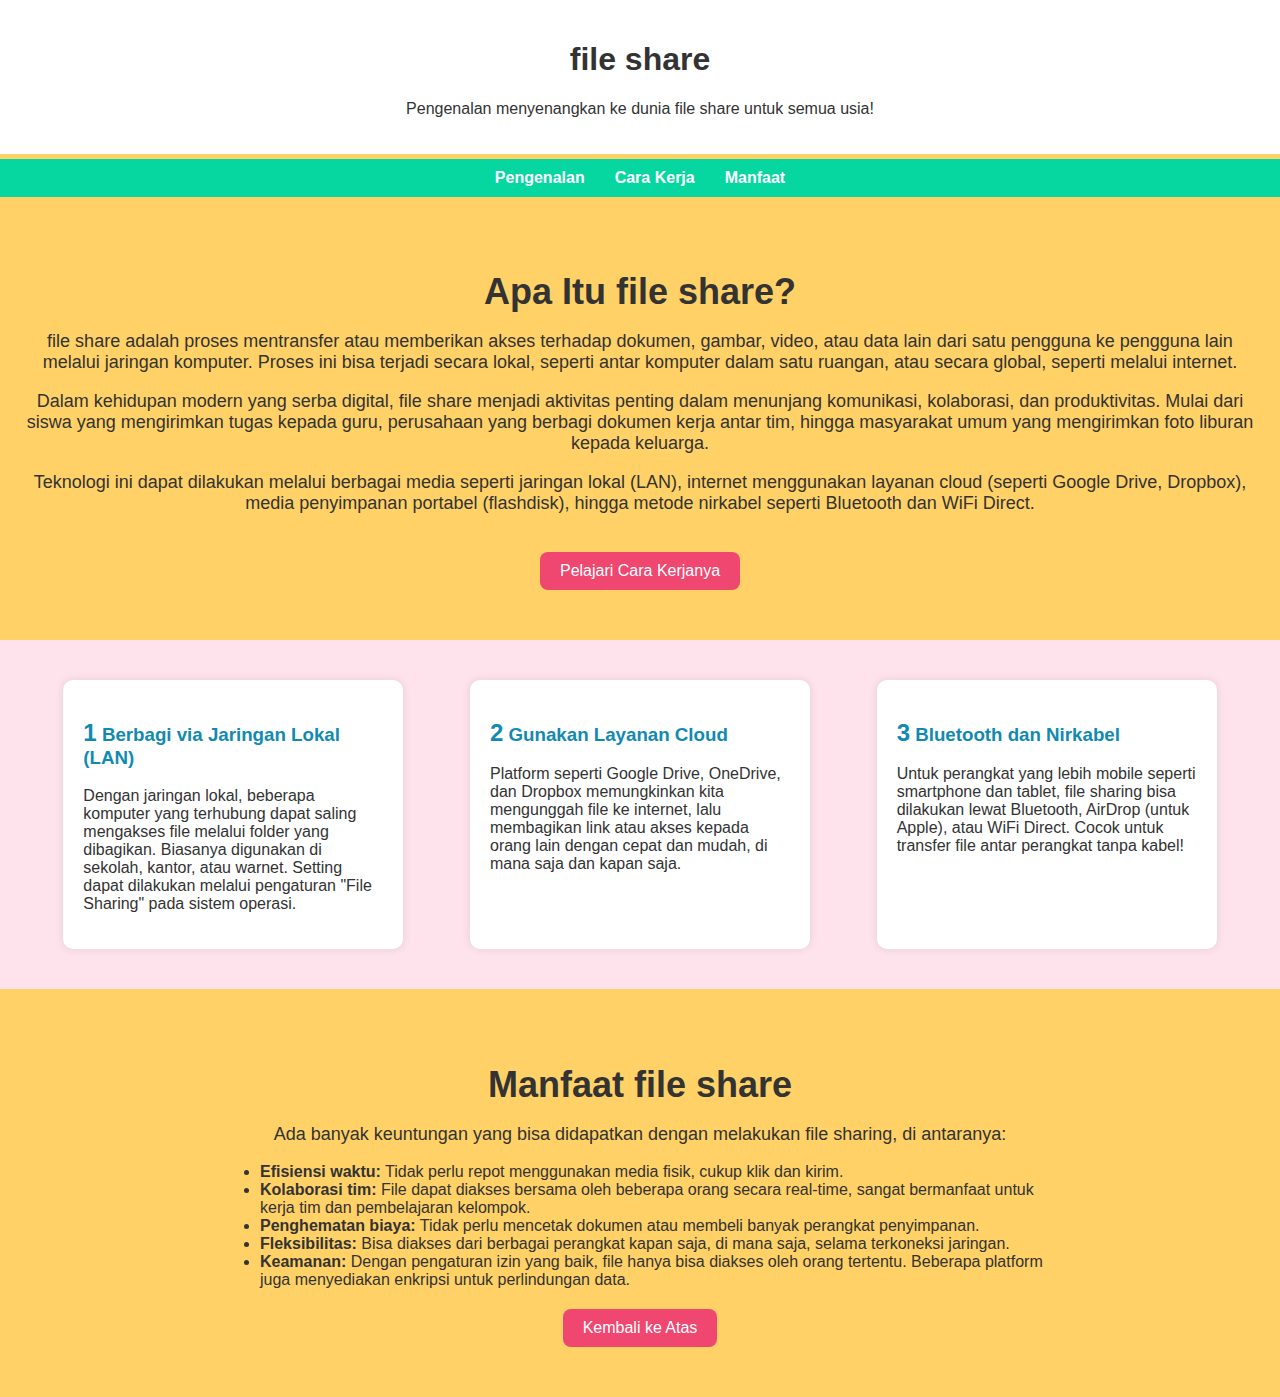
<file: fileshare-1/index.html>
<!DOCTYPE html>
<html lang="id">
<head>
  <meta charset="UTF-8" />
  <meta name="viewport" content="width=device-width, initial-scale=1.0" />
  <title>file share Itu Seru!</title>
  <style>
    body {
      font-family: 'Segoe UI', Tahoma, Geneva, Verdana, sans-serif;
      margin: 0;
      background: #ffe3ec;
      color: #333;
    }
    header {
      background: #ffffff;
      padding: 20px;
      text-align: center;
      border-bottom: 5px solid #ffd166;
    }
    nav {
      display: flex;
      justify-content: center;
      background: #06d6a0;
      padding: 10px;
    }
    nav a {
      margin: 0 15px;
      color: white;
      font-weight: bold;
      text-decoration: none;
    }
    section.hero {
      background: #ffd166;
      padding: 50px 20px;
      text-align: center;
    }
    section.hero h1 {
      font-size: 36px;
      margin-bottom: 10px;
    }
    section.hero p {
      font-size: 18px;
    }
    .buttons a {
      display: inline-block;
      margin: 20px 10px 0;
      padding: 10px 20px;
      background: #ef476f;
      color: white;
      border-radius: 8px;
      text-decoration: none;
      transition: background 0.3s;
    }
    .buttons a:hover {
      background: #d74260;
    }
    .fun-boxes {
      display: flex;
      justify-content: space-around;
      flex-wrap: wrap;
      margin: 30px;
    }
    .fun-box {
      background: #ffffff;
      border-radius: 10px;
      padding: 20px;
      width: 300px;
      margin: 10px;
      box-shadow: 0 0 10px rgba(0,0,0,0.1);
    }
    .fun-box h3 {
      color: #118ab2;
    }
    footer {
      background: #ef476f;
      color: white;
      text-align: center;
      padding: 20px;
    }
    .emoji {
      font-size: 24px;
    }
  </style>
</head>
<body>
  <header>
    <h1>file share</h1>
    <p>Pengenalan menyenangkan ke dunia file share untuk semua usia!</p>
  </header>

  <nav>
    <a href="#intro">Pengenalan</a>
    <a href="#how">Cara Kerja</a>
    <a href="#benefits">Manfaat</a>
  </nav>

  <section class="hero" id="intro">
    <h1>Apa Itu file share?</h1>
    <p>
      file share adalah proses mentransfer atau memberikan akses terhadap dokumen, gambar, video, atau data lain dari satu pengguna ke pengguna lain melalui jaringan komputer. Proses ini bisa terjadi secara lokal, seperti antar komputer dalam satu ruangan, atau secara global, seperti melalui internet. 
    </p>
    <p>
      Dalam kehidupan modern yang serba digital, file share menjadi aktivitas penting dalam menunjang komunikasi, kolaborasi, dan produktivitas. Mulai dari siswa yang mengirimkan tugas kepada guru, perusahaan yang berbagi dokumen kerja antar tim, hingga masyarakat umum yang mengirimkan foto liburan kepada keluarga.
    </p>
    <p>
      Teknologi ini dapat dilakukan melalui berbagai media seperti jaringan lokal (LAN), internet menggunakan layanan cloud (seperti Google Drive, Dropbox), media penyimpanan portabel (flashdisk), hingga metode nirkabel seperti Bluetooth dan WiFi Direct.
    </p>
    <div class="buttons">
      <a href="#how">Pelajari Cara Kerjanya</a>
    </div>
  </section>

  <section class="fun-boxes" id="how">
    <div class="fun-box">
      <h3><span class="emoji">1</span> Berbagi via Jaringan Lokal (LAN)</h3>
      <p>Dengan jaringan lokal, beberapa komputer yang terhubung dapat saling mengakses file melalui folder yang dibagikan. Biasanya digunakan di sekolah, kantor, atau warnet. Setting dapat dilakukan melalui pengaturan "File Sharing" pada sistem operasi.</p>
    </div>
    <div class="fun-box">
      <h3><span class="emoji">2</span> Gunakan Layanan Cloud</h3>
      <p>Platform seperti Google Drive, OneDrive, dan Dropbox memungkinkan kita mengunggah file ke internet, lalu membagikan link atau akses kepada orang lain dengan cepat dan mudah, di mana saja dan kapan saja.</p>
    </div>
    <div class="fun-box">
      <h3><span class="emoji">3</span> Bluetooth dan Nirkabel</h3>
      <p>Untuk perangkat yang lebih mobile seperti smartphone dan tablet, file sharing bisa dilakukan lewat Bluetooth, AirDrop (untuk Apple), atau WiFi Direct. Cocok untuk transfer file antar perangkat tanpa kabel!</p>
    </div>
  </section>

  <section class="hero" id="benefits">
    <h1>Manfaat file share</h1>
    <p>
      Ada banyak keuntungan yang bisa didapatkan dengan melakukan file sharing, di antaranya:
    </p>
    <ul style="text-align:left; max-width:800px; margin: auto;">
      <li><strong>Efisiensi waktu:</strong> Tidak perlu repot menggunakan media fisik, cukup klik dan kirim.</li>
      <li><strong>Kolaborasi tim:</strong> File dapat diakses bersama oleh beberapa orang secara real-time, sangat bermanfaat untuk kerja tim dan pembelajaran kelompok.</li>
      <li><strong>Penghematan biaya:</strong> Tidak perlu mencetak dokumen atau membeli banyak perangkat penyimpanan.</li>
      <li><strong>Fleksibilitas:</strong> Bisa diakses dari berbagai perangkat kapan saja, di mana saja, selama terkoneksi jaringan.</li>
      <li><strong>Keamanan:</strong> Dengan pengaturan izin yang baik, file hanya bisa diakses oleh orang tertentu. Beberapa platform juga menyediakan enkripsi untuk perlindungan data.</li>
    </ul>
    <div class="buttons">
      <a href="#intro">Kembali ke Atas</a>
    </div>
  </section>
</body>
</html>
</file>
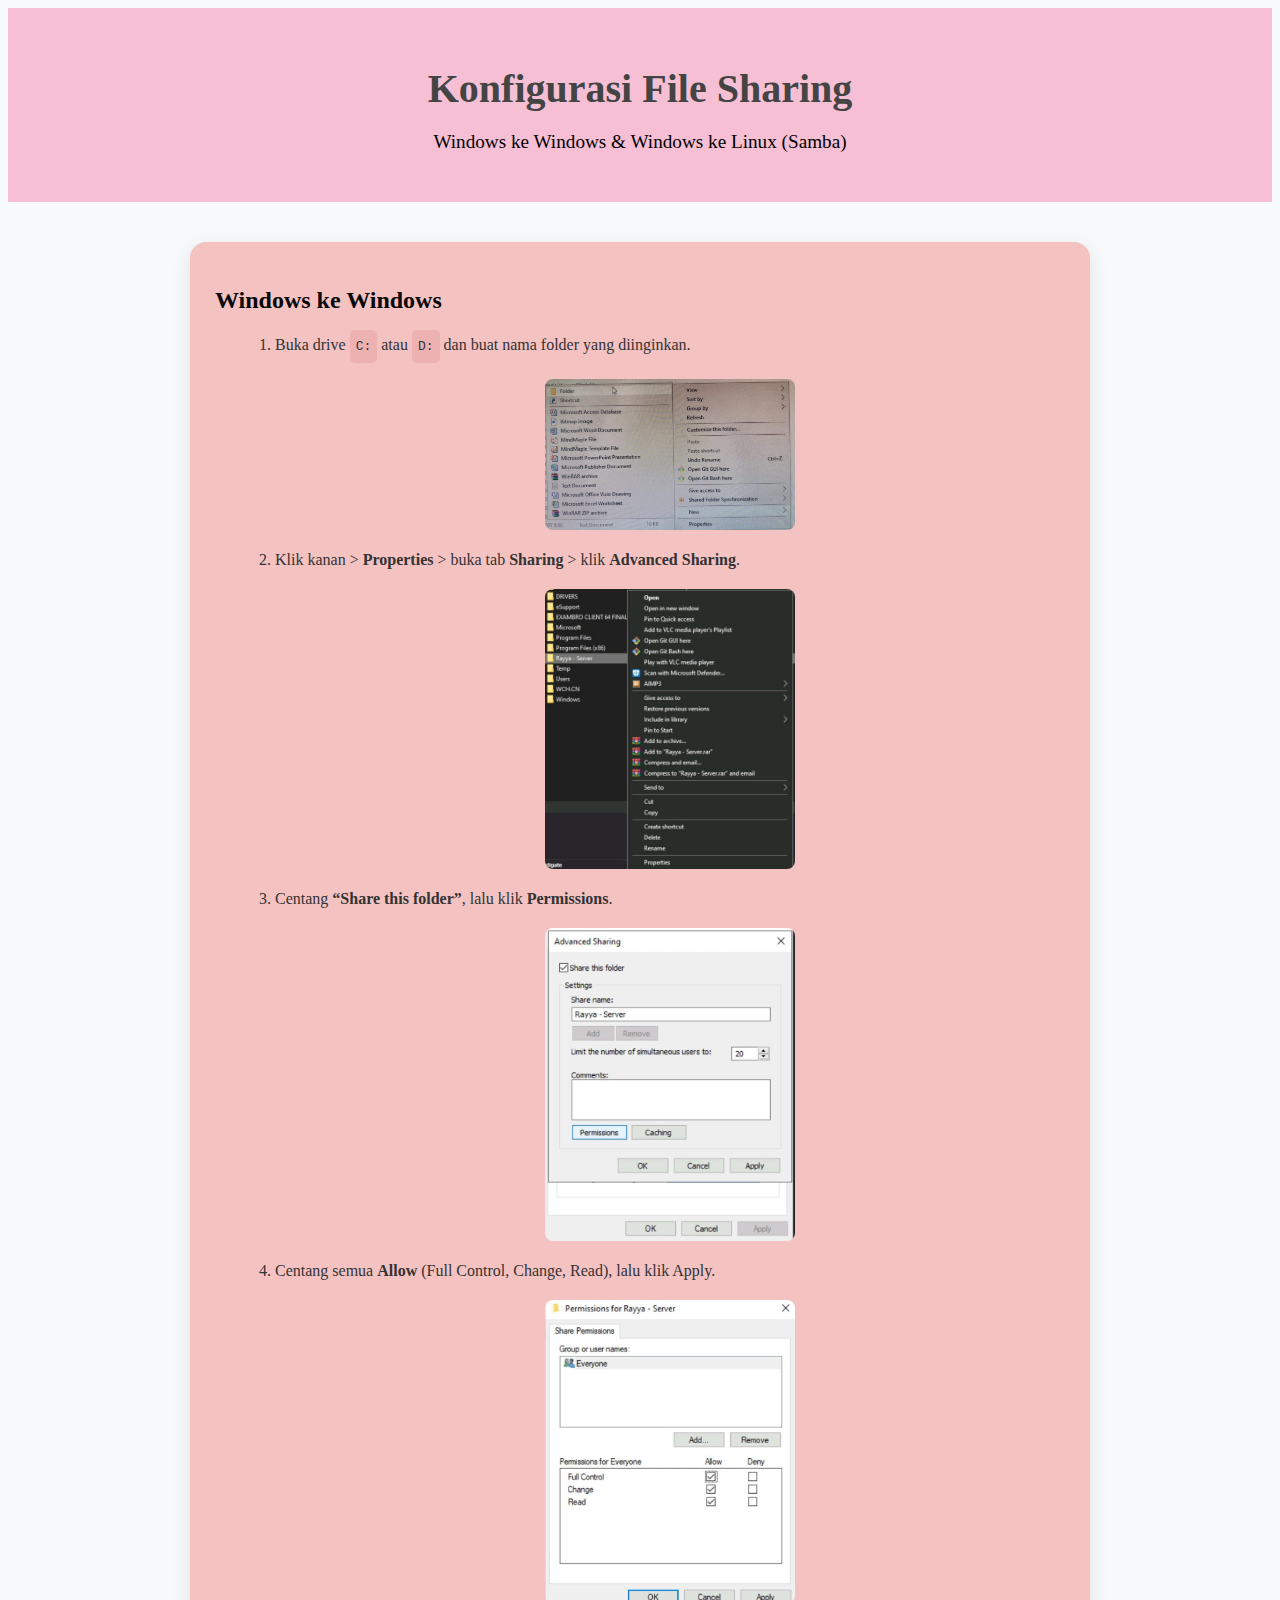
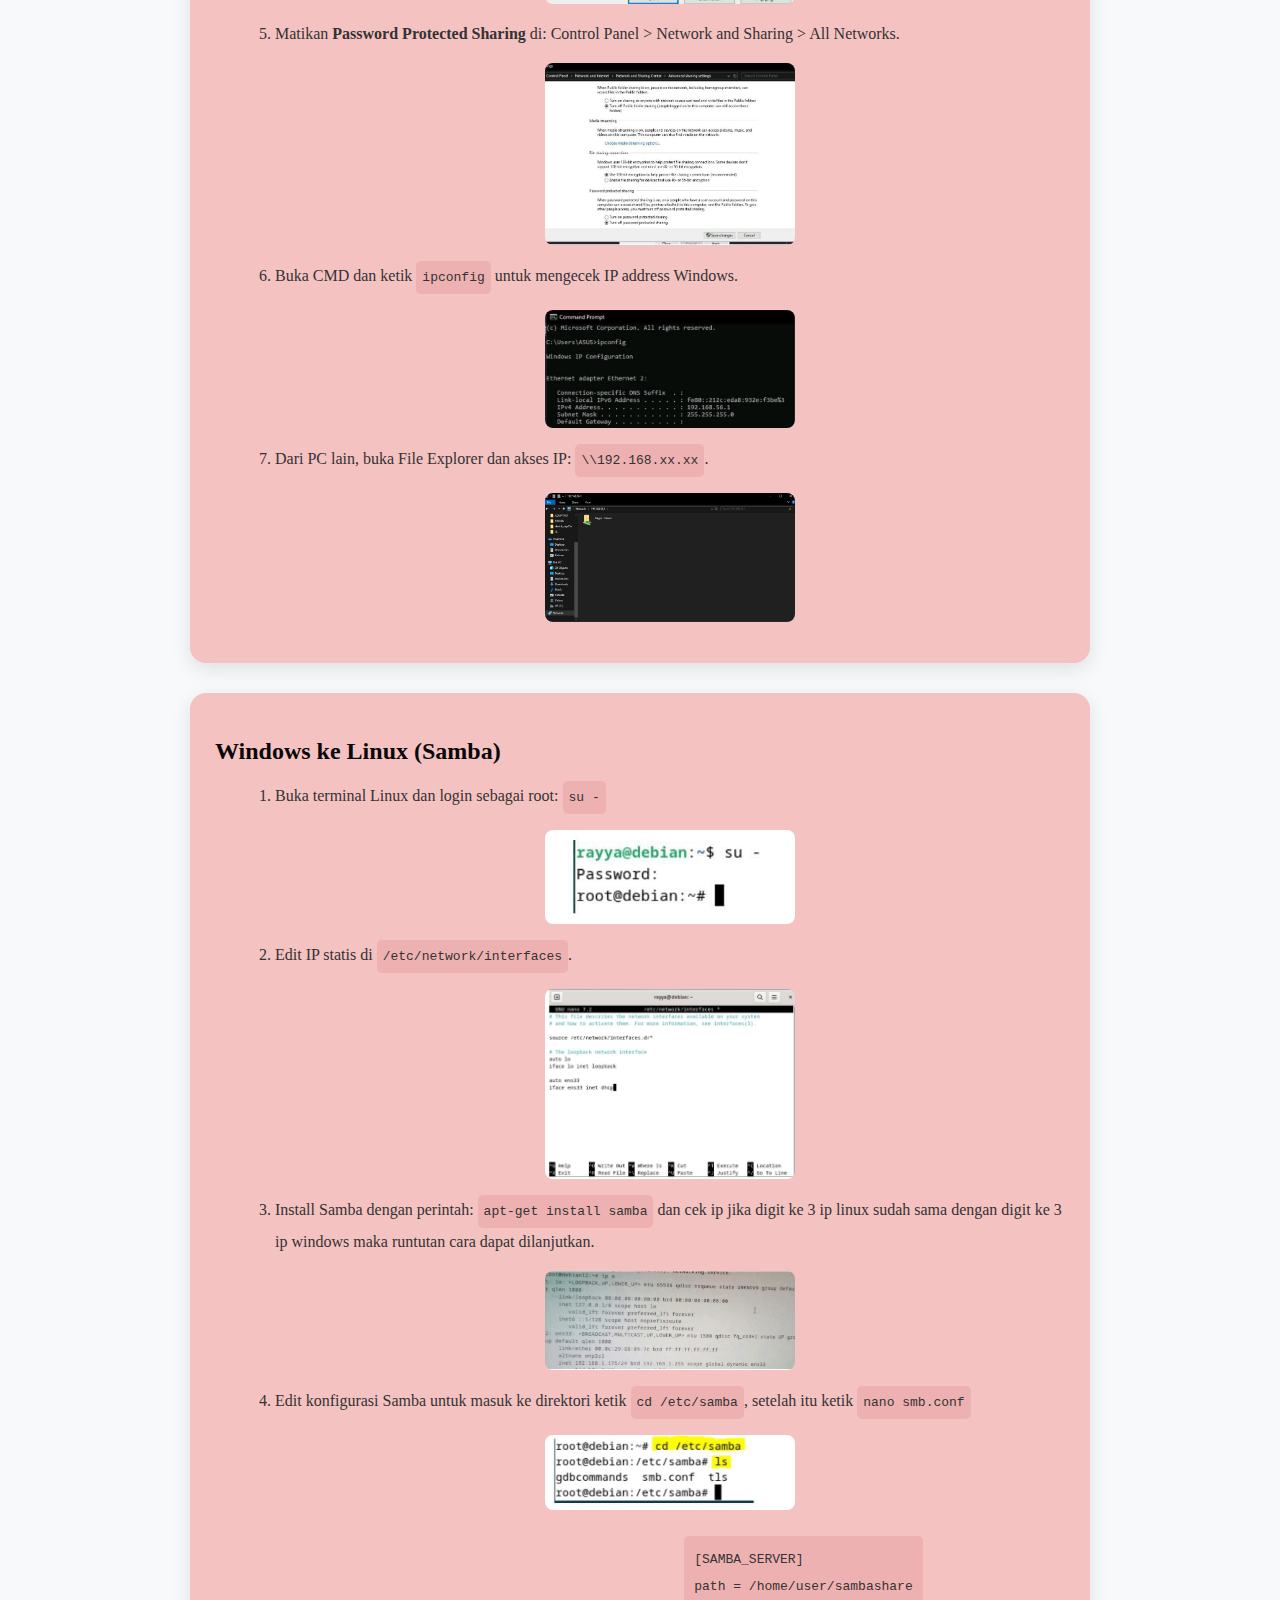
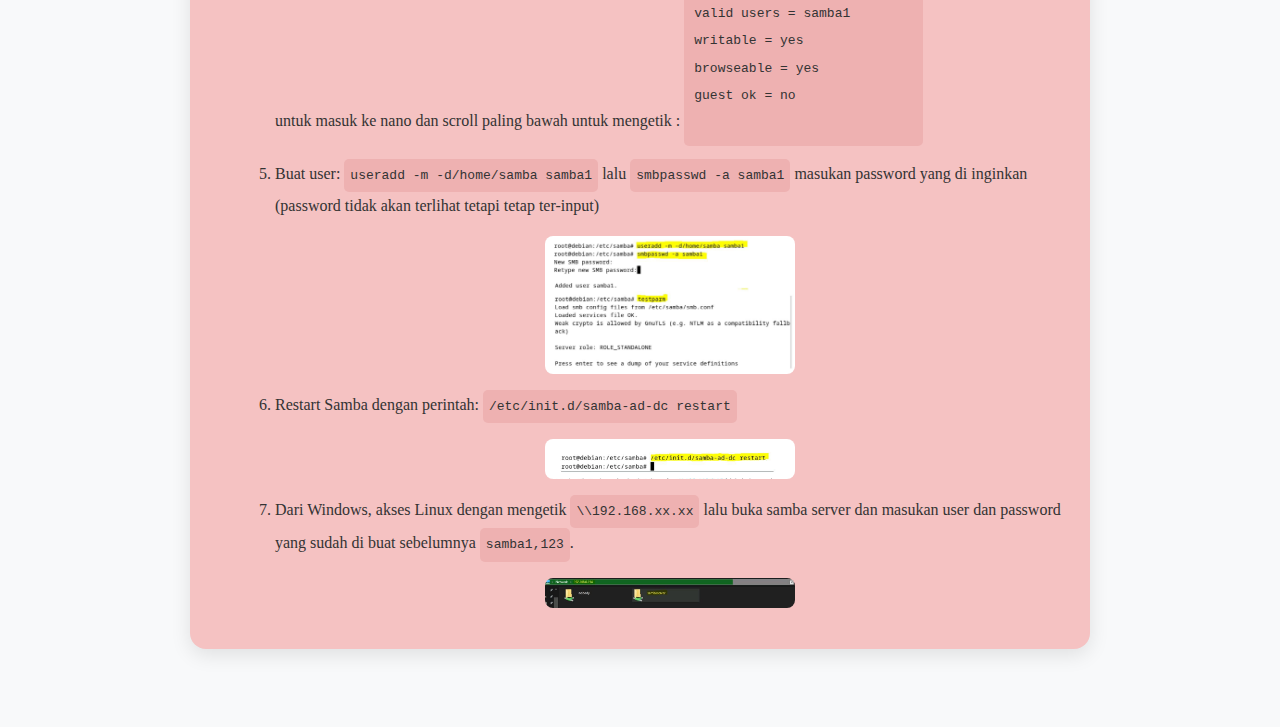
<file: fileshare-2/index.html>
<!DOCTYPE html>
<html lang="id">
<head>
  <meta charset="UTF-8" />
  <meta name="viewport" content="width=device-width, initial-scale=1.0"/>
  <title>Konfigurasi File Sharing</title>
  <link rel="stylesheet" href="style.css" />
</head>
<body>
  <header>
    <h1>Konfigurasi File Sharing</h1>
    <p>Windows ke Windows & Windows ke Linux (Samba)</p>
  </header>

  <main>
    <!-- BAGIAN WINDOWS KE WINDOWS -->
    <section class="card">
      <h2>Windows ke Windows</h2>
    
      <ol>
        <li>Buka drive <code>C:</code> atau <code>D:</code> dan buat nama folder yang diinginkan.</li>
        <img src="gambar 1.jpg" alt="Ilustrasi File Sharing" class="popup-trigger">

        <li>Klik kanan > <strong>Properties</strong> > buka tab <strong>Sharing</strong> > klik <strong>Advanced Sharing</strong>.</li>
        <img src="gambar 2.jpg" alt="Ilustrasi File Sharing" class="popup-trigger">
        <li>Centang <strong>“Share this folder”</strong>, lalu klik <strong>Permissions</strong>.</li>
        <img src="gambar 3.jpg" alt="Ilustrasi File Sharing" class="popup-trigger">
        <li>Centang semua <strong>Allow</strong> (Full Control, Change, Read), lalu klik Apply.</li>
        <img src="gambar 4.jpg" alt="Ilustrasi File Sharing" class="popup-trigger">
        <li>Matikan <strong>Password Protected Sharing</strong> di: Control Panel > Network and Sharing > All Networks.</li>
        <img src="gambar 5.jpg" alt="Ilustrasi File Sharing" class="popup-trigger">
        <li>Buka CMD dan ketik <code>ipconfig</code> untuk mengecek IP address Windows.</li>
        <img src="gambar 6.jpg" alt="Ilustrasi File Sharing" class="popup-trigger">
        <li>Dari PC lain, buka File Explorer dan akses IP: <code>\\192.168.xx.xx</code>.</li>
        <img src="gambar 7.jpg" alt="Ilustrasi File Sharing" class="popup-trigger">

       <!-- Pop-up gambar -->
<div id="image-popup" class="popup">
  <span class="close">&times;</span>
  <img class="popup-content" id="popup-img">
</div>
      </ol>
    </section>

    <!-- BAGIAN WINDOWS KE LINUX -->
    <section class="card">
      <h2>Windows ke Linux (Samba)</h2>
      <ol>
        <li>Buka terminal Linux dan login sebagai root: <code>su -</code></li>
        <img src="image 1.jpg"Ilustrasi File Sharing" class="popup-trigger">
        <li>Edit IP statis di <code>/etc/network/interfaces</code>.</li>
        <img src="image 2.jpg" alt="Ilustrasi File Sharing" class="popup-trigger">
        <li>Install Samba dengan perintah: <code>apt-get install samba</code> dan cek ip  jika digit ke 3 ip linux sudah sama dengan digit ke 3 ip windows maka runtutan cara dapat dilanjutkan.</li>
        <img src="image 3.jpg" alt="Ilustrasi File Sharing" class="popup-trigger">
        <li>Edit konfigurasi Samba untuk masuk ke direktori ketik
          <code>cd /etc/samba</code>, setelah itu ketik <code>nano smb.conf</code> 
          <img src="image 4.jpg" alt="Ilustrasi File Sharing" class="popup-trigger">
          untuk masuk ke nano dan scroll paling bawah untuk mengetik :
          <pre>
[SAMBA_SERVER]
path = /home/user/sambashare
valid users = samba1
writable = yes
browseable = yes
guest ok = no
          </pre>
        </li>
        <li>Buat user: <code>useradd -m -d/home/samba samba1</code> lalu <code>smbpasswd -a samba1</code> masukan password yang di inginkan (password tidak akan terlihat tetapi tetap ter-input)</li>
        <img src="image 5.jpg" alt="Ilustrasi File Sharing" class="popup-trigger">
        <li>Restart Samba dengan perintah: <code>/etc/init.d/samba-ad-dc restart</code></li>
        <img src="image 6.jpg" alt="Ilustrasi File Sharing" class="popup-trigger">
        <li>Dari Windows, akses Linux dengan mengetik <code>\\192.168.xx.xx</code> lalu buka samba server dan masukan user dan password yang sudah di buat sebelumnya <code>samba1,123</code>.</li>
        <img src="image 7.jpg" alt="Ilustrasi File Sharing" class="popup-trigger">  
    </ol>
    </section>
  </main>

  <script>
  const popup = document.getElementById('image-popup');
  const popupImg = document.getElementById('popup-img');
  const closeBtn = document.querySelector('.close');
  const triggers = document.querySelectorAll('.popup-trigger');

  triggers.forEach(trigger => {
    trigger.addEventListener('click', function() {
      popup.style.display = 'block';
      popupImg.src = this.src;
    });
  });

  closeBtn.addEventListener('click', function() {
    popup.style.display = 'none';
  });

  window.addEventListener('click', function(e) {
    if (e.target === popup) {
      popup.style.display = 'none';
    }
  });
</script>

</body>
</html>
</file>
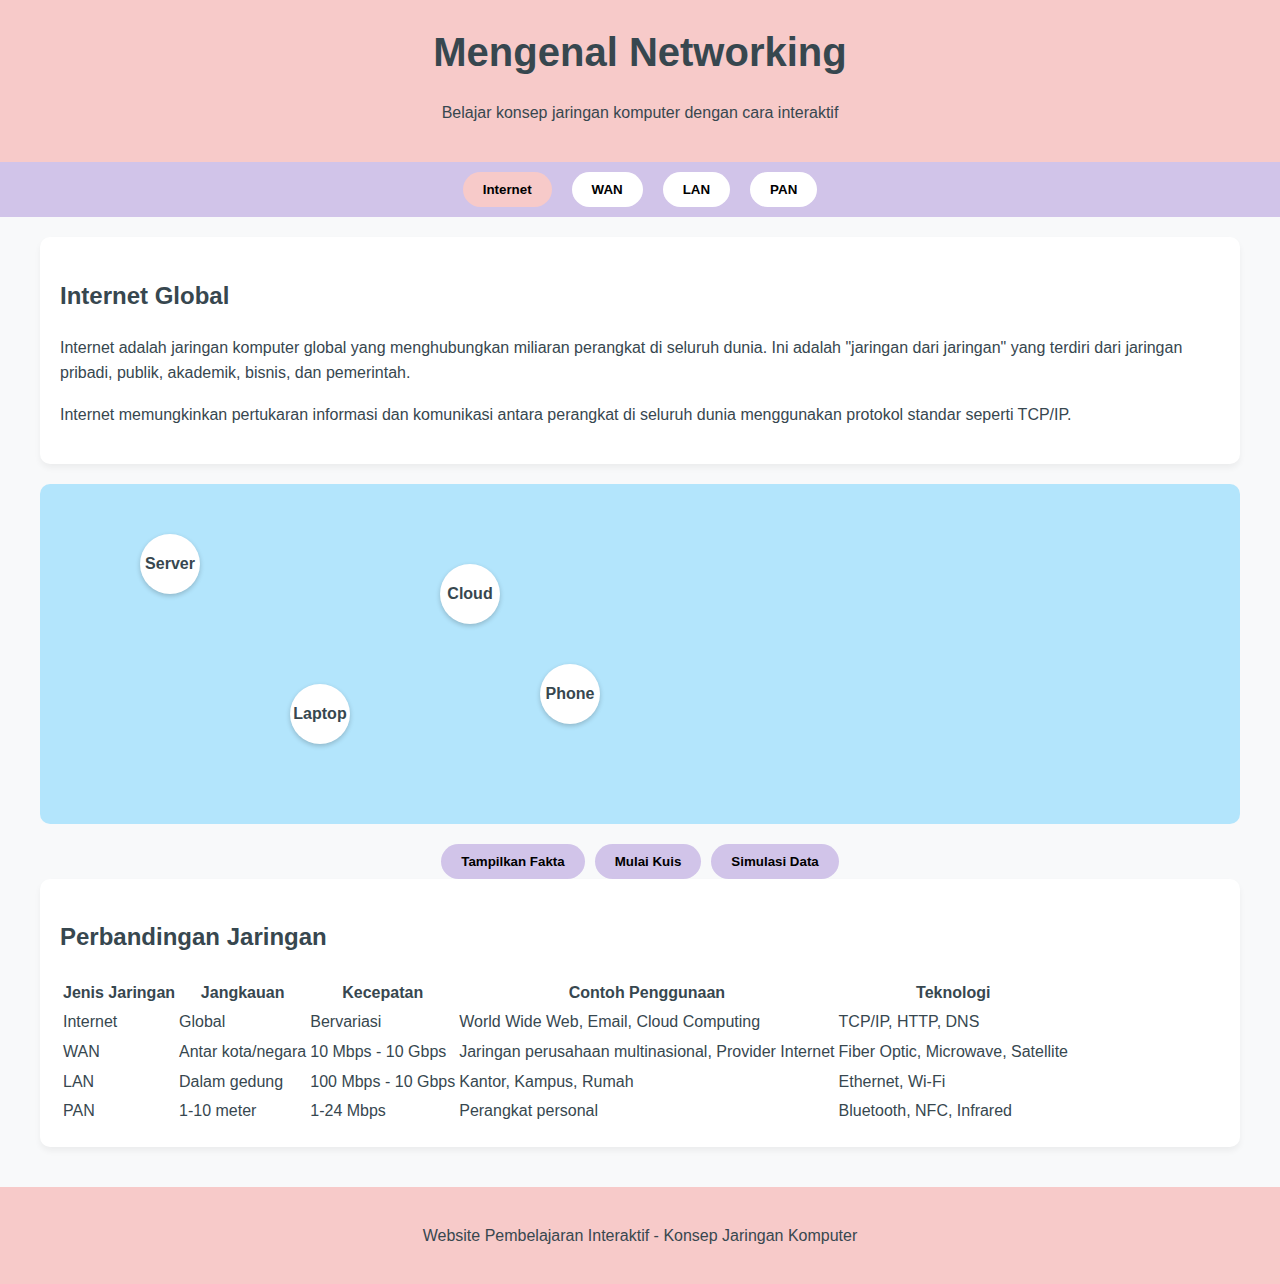
<file: networking-1/index.html>
<!DOCTYPE html>
<html lang="id">
<head>
    <meta charset="UTF-8">
    <meta name="viewport" content="width=device-width, initial-scale=1.0">
    <title>Networking</title>
    <link rel="stylesheet" href="style.css">
</head>
<body>
    <header>
        <h1>Mengenal Networking</h1>
        <p>Belajar konsep jaringan komputer dengan cara interaktif</p>
    </header>
    
    <nav>
        <button class="nav-btn active" data-target="internet">Internet</button>
        <button class="nav-btn" data-target="wan">WAN</button>
        <button class="nav-btn" data-target="lan">LAN</button>
        <button class="nav-btn" data-target="pan">PAN</button>
    </nav>
    
    <div class="container">
        <!-- Internet Section -->
        <div id="internet" class="network-container active">
            <div class="network-box">
                <h2>Internet <span class="network-type-indicator type-internet">Global</span></h2>
                <p>Internet adalah jaringan komputer global yang menghubungkan miliaran perangkat di seluruh dunia. Ini adalah "jaringan dari jaringan" yang terdiri dari jaringan pribadi, publik, akademik, bisnis, dan pemerintah.</p>
                <p>Internet memungkinkan pertukaran informasi dan komunikasi antara perangkat di seluruh dunia menggunakan protokol standar seperti TCP/IP.</p>
            </div>
            
            <div class="interactive-area" id="internet-interactive">
                <div class="device" id="device1" style="top: 50px; left: 100px;">Server</div>
                <div class="device" id="device2" style="top: 200px; left: 250px;">Laptop</div>
                <div class="device" id="device3" style="top: 80px; left: 400px;">Cloud</div>
                <div class="device" id="device4" style="top: 180px; left: 500px;">Phone</div>
                
                <div class="interactive-message" id="internet-message">
                    Klik pada perangkat untuk melihat fungsinya dalam Internet
                </div>
            </div>
            
            <div class="info-box" id="internet-info">
                <h3>Fakta Menarik:</h3>
                <ul>
                    <li>Internet pertama kali dikembangkan pada tahun 1960-an dengan proyek ARPANET</li>
                    <li>Setiap hari, triliunan byte data ditransfer melalui Internet</li>
                    <li>Lebih dari 4,9 miliar orang di seluruh dunia menggunakan Internet</li>
                </ul>
            </div>
            
            <div class="button-container">
                <button class="action-btn" id="internet-show-info">Tampilkan Fakta</button>
                <button class="action-btn" id="internet-quiz">Mulai Kuis</button>
                <button class="action-btn" id="simulate-internet">Simulasi Data</button>
            </div>
            
            <div class="quiz-container hidden" id="internet-quiz-container">
                <div class="quiz-question">Apa protokol utama yang digunakan Internet?</div>
                <div class="quiz-options">
                    <div class="quiz-option" data-correct="true">TCP/IP</div>
                    <div class="quiz-option">HTTP/SSL</div>
                    <div class="quiz-option">FTP/SMTP</div>
                    <div class="quiz-option">DNS/DHCP</div>
                </div>
                <div class="quiz-result"></div>
            </div>
        </div>
        
        <!-- WAN Section -->
        <div id="wan" class="network-container">
            <div class="network-box">
                <h2>Wide Area Network (WAN) <span class="network-type-indicator type-wan">Kota/Negara</span></h2>
                <p>WAN adalah jaringan yang mencakup area geografis yang luas dan menghubungkan beberapa LAN yang terpisah secara fisik. WAN biasanya dikelola oleh penyedia layanan telekomunikasi.</p>
                <p>Contoh WAN termasuk jaringan perusahaan yang menghubungkan kantor-kantor di berbagai kota atau negara.</p>
            </div>
            
            <div class="interactive-area" id="wan-interactive">
                <div class="device" id="wan-device1" style="top: 50px; left: 80px;">Kantor A</div>
                <div class="device" id="wan-device2" style="top: 180px; left: 200px;">Router</div>
                <div class="device" id="wan-device3" style="top: 70px; left: 350px;">ISP</div>
                <div class="device" id="wan-device4" style="top: 200px; left: 500px;">Kantor B</div>
                
                <div class="interactive-message" id="wan-message">
                    Klik pada perangkat untuk melihat fungsinya dalam WAN
                </div>
            </div>
            
            <div class="info-box" id="wan-info">
                <h3>Karakteristik WAN:</h3>
                <ul>
                    <li>Mencakup area geografis yang luas (kota, negara, benua)</li>
                    <li>Menggunakan teknologi seperti leased line, satellite, atau fiber optic</li>
                    <li>Kecepatan transmisi biasanya lebih lambat dibanding LAN</li>
                </ul>
            </div>
            
            <div class="button-container">
                <button class="action-btn" id="wan-show-info">Tampilkan Info</button>
                <button class="action-btn" id="wan-quiz">Mulai Kuis</button>
                <button class="action-btn" id="simulate-wan">Simulasi Data</button>
            </div>
            
            <div class="quiz-container hidden" id="wan-quiz-container">
                <div class="quiz-question">Perangkat yang biasanya menghubungkan WAN adalah?</div>
                <div class="quiz-options">
                    <div class="quiz-option" data-correct="true">Router</div>
                    <div class="quiz-option">Switch</div>
                    <div class="quiz-option">Hub</div>
                    <div class="quiz-option">Repeater</div>
                </div>
                <div class="quiz-result"></div>
            </div>
        </div>
        
        <!-- LAN Section -->
        <div id="lan" class="network-container">
            <div class="network-box">
                <h2>Local Area Network (LAN) <span class="network-type-indicator type-lan">Gedung</span></h2>
                <p>LAN adalah jaringan komputer yang mencakup area geografis yang terbatas seperti rumah, kantor, atau gedung kampus. LAN biasanya dimiliki dan dikelola secara pribadi.</p>
                <p>LAN memungkinkan perangkat berbagi sumber daya seperti printer, file, dan koneksi internet.</p>
            </div>
            
            <div class="interactive-area" id="lan-interactive">
                <div class="device" id="lan-device1" style="top: 60px; left: 120px;">PC 1</div>
                <div class="device" id="lan-device2" style="top: 150px; left: 70px;">PC 2</div>
                <div class="device" id="lan-device3" style="top: 100px; left: 280px;">Switch</div>
                <div class="device" id="lan-device4" style="top: 60px; left: 440px;">Printer</div>
                <div class="device" id="lan-device5" style="top: 180px; left: 400px;">Server</div>
                
                <div class="interactive-message" id="lan-message">
                    Klik pada perangkat untuk melihat fungsinya dalam LAN
                </div>
            </div>
            
            <div class="info-box" id="lan-info">
                <h3>Keuntungan LAN:</h3>
                <ul>
                    <li>Kecepatan transfer data tinggi</li>
                    <li>Biaya pemeliharaan rendah</li>
                    <li>Keamanan yang lebih baik karena akses terbatas</li>
                </ul>
            </div>
            
            <div class="button-container">
                <button class="action-btn" id="lan-show-info">Tampilkan Info</button>
                <button class="action-btn" id="lan-quiz">Mulai Kuis</button>
                <button class="action-btn" id="simulate-lan">Simulasi Data</button>
            </div>
            
            <div class="quiz-container hidden" id="lan-quiz-container">
                <div class="quiz-question">Perangkat utama yang digunakan untuk menghubungkan perangkat dalam LAN adalah?</div>
                <div class="quiz-options">
                    <div class="quiz-option" data-correct="true">Switch</div>
                    <div class="quiz-option">Router</div>
                    <div class="quiz-option">Gateway</div>
                    <div class="quiz-option">Modem</div>
                </div>
                <div class="quiz-result"></div>
            </div>
        </div>
        
        <!-- PAN Section -->
        <div id="pan" class="network-container">
            <div class="network-box">
                <h2>Personal Area Network (PAN) <span class="network-type-indicator type-pan">Personal</span></h2>
                <p>PAN adalah jaringan komputer yang digunakan untuk komunikasi antar perangkat elektronik personal dalam jangkauan terbatas, biasanya beberapa meter saja.</p>
                <p>Teknologi PAN umumnya menggunakan koneksi Bluetooth, NFC, atau Infrared untuk menghubungkan perangkat seperti smartphone, laptop, headphone, dan smartwatch.</p>
            </div>
            
            <div class="interactive-area" id="pan-interactive">
                <div class="device" id="pan-device1" style="top: 120px; left: 250px;">Smartphone</div>
                <div class="device" id="pan-device2" style="top: 50px; left: 150px;">Headset</div>
                <div class="device" id="pan-device3" style="top: 180px; left: 150px;">Smartwatch</div>
                <div class="device" id="pan-device4" style="top: 50px; left: 350px;">Laptop</div>
                <div class="device" id="pan-device5" style="top: 180px; left: 350px;">Speaker</div>
                
                <div class="interactive-message" id="pan-message">
                    Klik pada perangkat untuk melihat fungsinya dalam PAN
                </div>
            </div>
            
            <div class="info-box" id="pan-info">
                <h3>Teknologi PAN Populer:</h3>
                <ul>
                    <li>Bluetooth - Jangkauan hingga 10 meter</li>
                    <li>NFC (Near Field Communication) - Jangkauan beberapa sentimeter</li>
                    <li>Infrared - Membutuhkan garis pandang langsung</li>
                </ul>
            </div>
            
            <div class="button-container">
                <button class="action-btn" id="pan-show-info">Tampilkan Info</button>
                <button class="action-btn" id="pan-quiz">Mulai Kuis</button>
                <button class="action-btn" id="simulate-pan">Simulasi Data</button>
            </div>
            
            <div class="quiz-container hidden" id="pan-quiz-container">
                <div class="quiz-question">Teknologi yang paling umum digunakan dalam PAN adalah?</div>
                <div class="quiz-options">
                    <div class="quiz-option" data-correct="true">Bluetooth</div>
                    <div class="quiz-option">Wi-Fi</div>
                    <div class="quiz-option">Ethernet</div>
                    <div class="quiz-option">DSL</div>
                </div>
                <div class="quiz-result"></div>
            </div>
        </div>
        
        <!-- Network Comparison -->
        <div class="network-box">
            <h2>Perbandingan Jaringan</h2>
            <table class="comparison-table">
                <thead>
                    <tr>
                        <th>Jenis Jaringan</th>
                        <th>Jangkauan</th>
                        <th>Kecepatan</th>
                        <th>Contoh Penggunaan</th>
                        <th>Teknologi</th>
                    </tr>
                </thead>
                <tbody>
                    <tr>
                        <td>Internet</td>
                        <td>Global</td>
                        <td>Bervariasi</td>
                        <td>World Wide Web, Email, Cloud Computing</td>
                        <td>TCP/IP, HTTP, DNS</td>
                    </tr>
                    <tr>
                        <td>WAN</td>
                        <td>Antar kota/negara</td>
                        <td>10 Mbps - 10 Gbps</td>
                        <td>Jaringan perusahaan multinasional, Provider Internet</td>
                        <td>Fiber Optic, Microwave, Satellite</td>
                    </tr>
                    <tr>
                        <td>LAN</td>
                        <td>Dalam gedung</td>
                        <td>100 Mbps - 10 Gbps</td>
                        <td>Kantor, Kampus, Rumah</td>
                        <td>Ethernet, Wi-Fi</td>
                    </tr>
                    <tr>
                        <td>PAN</td>
                        <td>1-10 meter</td>
                        <td>1-24 Mbps</td>
                        <td>Perangkat personal</td>
                        <td>Bluetooth, NFC, Infrared</td>
                    </tr>
                </tbody>
            </table>
        </div>
    </div>
    
    <footer>
        <p>Website Pembelajaran Interaktif - Konsep Jaringan Komputer</p>
    </footer>

    <script src="script.js"></script>
</body>
</html>
</file>
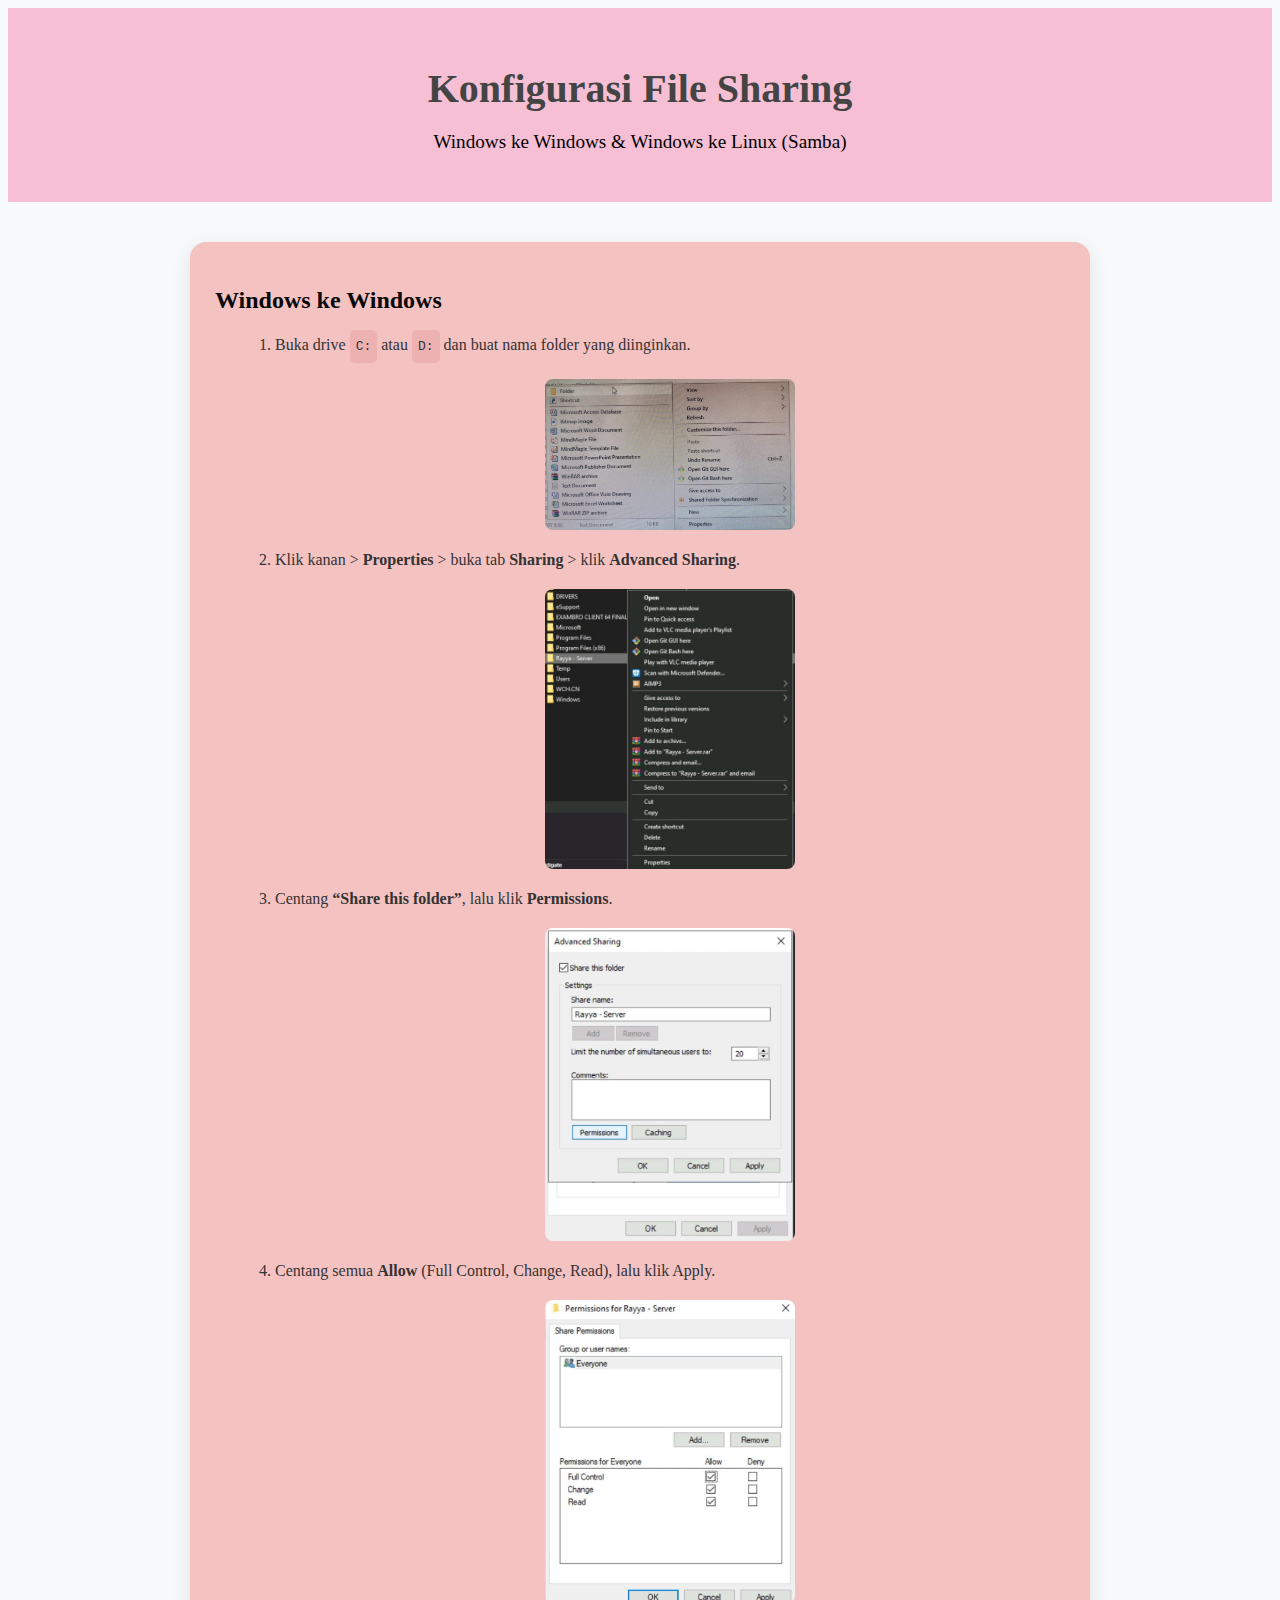
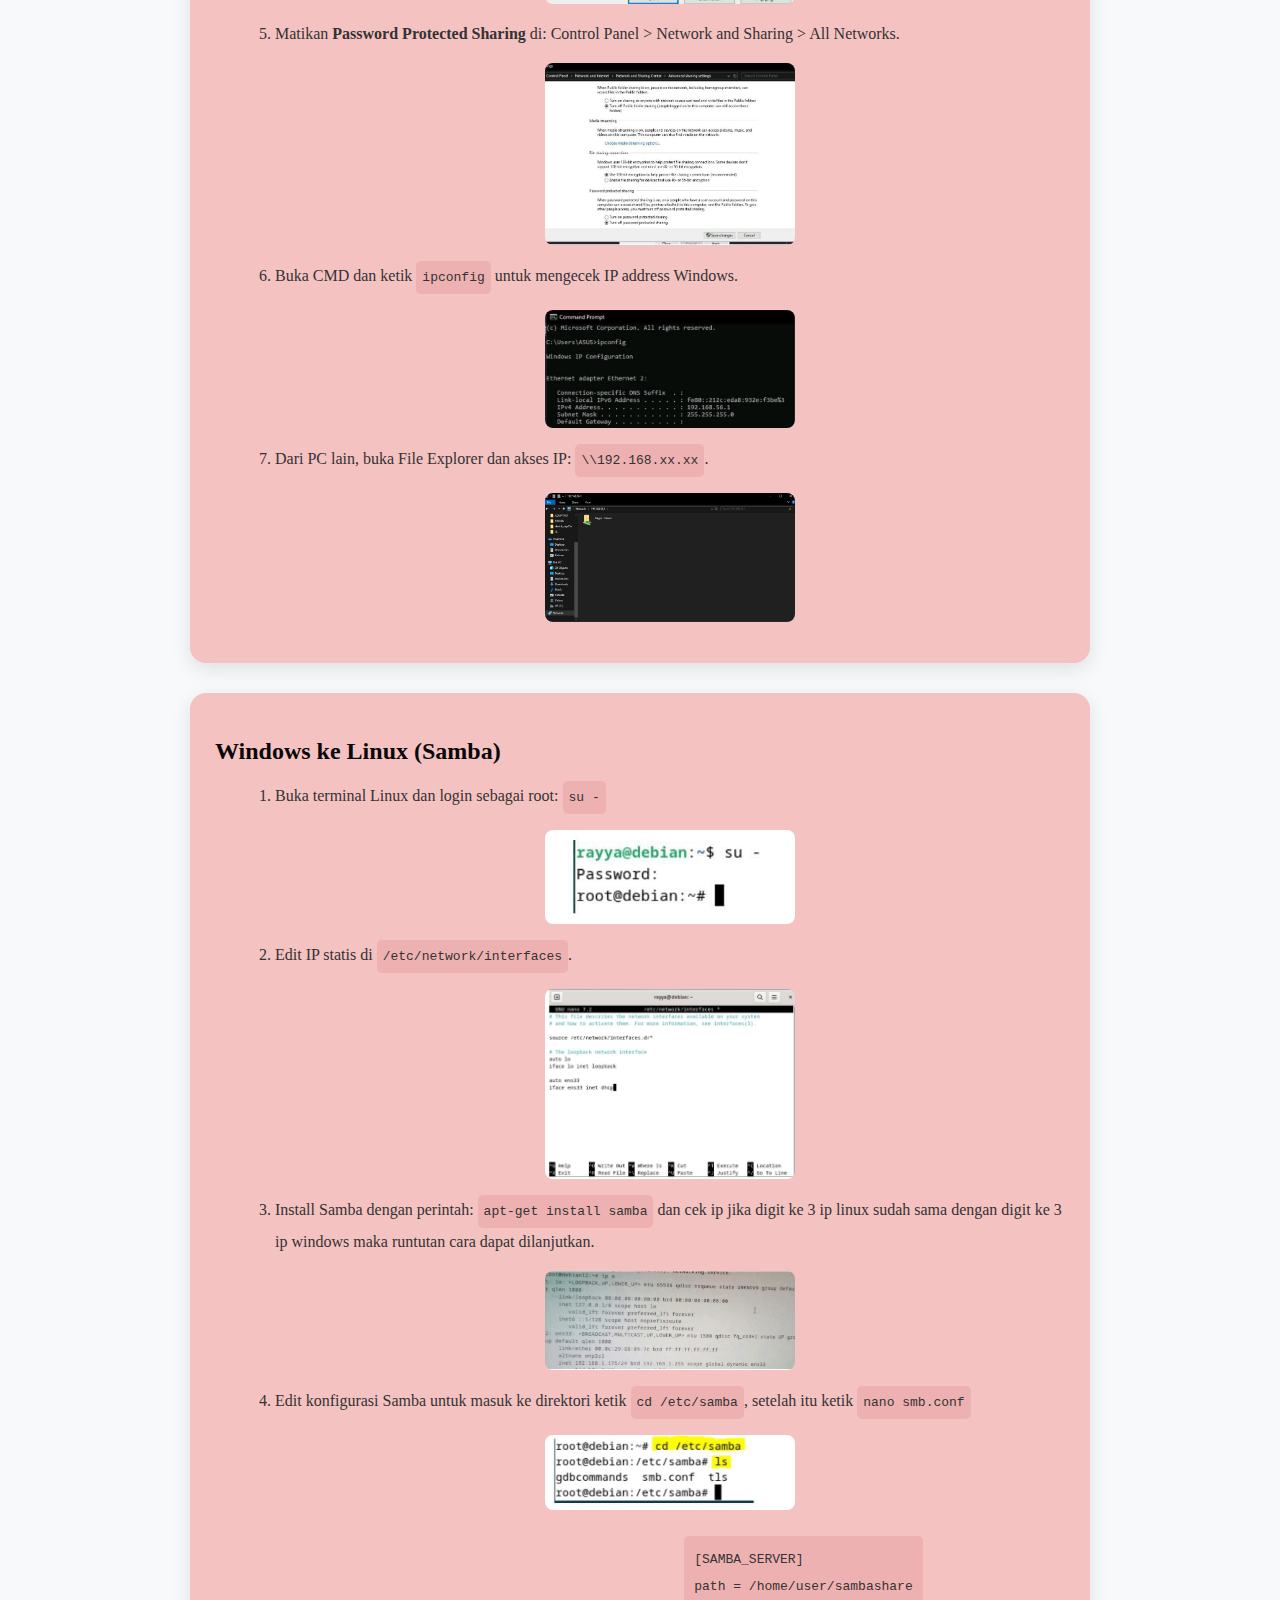
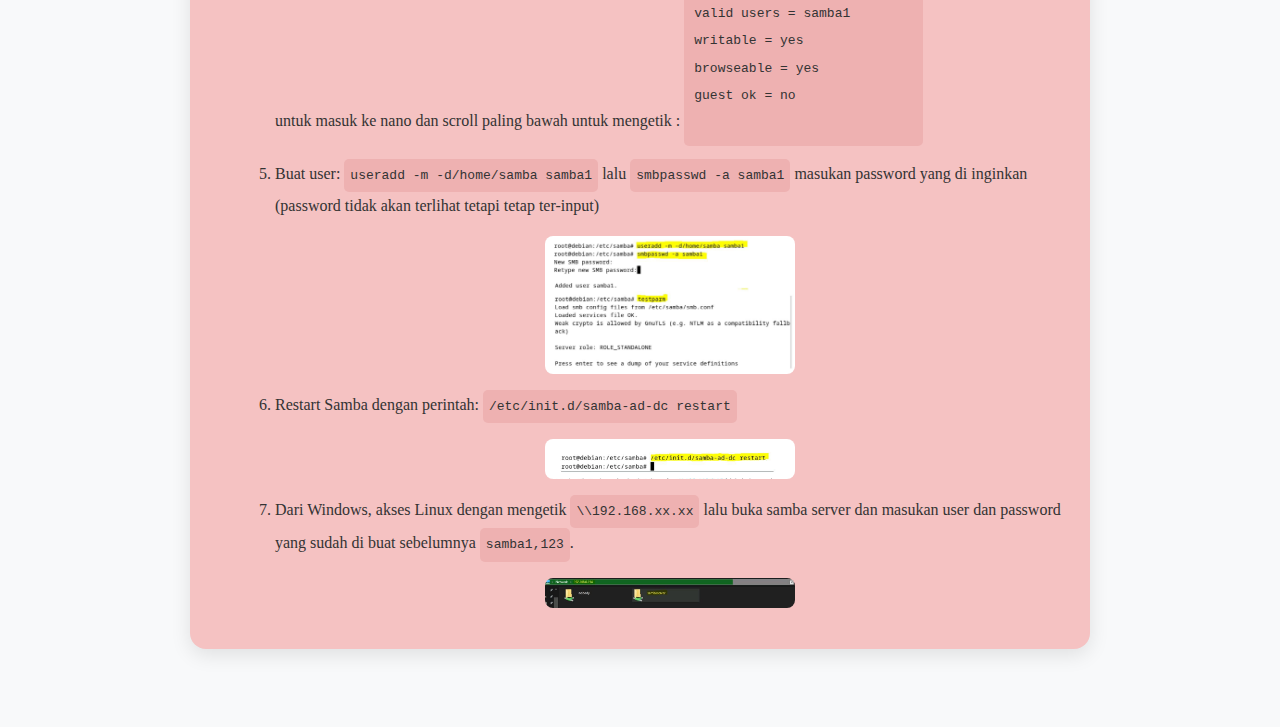
<file: fs-2.html>
<!DOCTYPE html>
<html lang="id">
<head>
  <meta charset="UTF-8" />
  <meta name="viewport" content="width=device-width, initial-scale=1.0"/>
  <title>Konfigurasi File Sharing</title>
  <link rel="stylesheet" href="fs-2.css" />
</head>
<body>
  <header>
    <h1>Konfigurasi File Sharing</h1>
    <p>Windows ke Windows & Windows ke Linux (Samba)</p>
  </header>

  <main>
    <!-- BAGIAN WINDOWS KE WINDOWS -->
    <section class="card">
      <h2>Windows ke Windows</h2>
    
      <ol>
        <li>Buka drive <code>C:</code> atau <code>D:</code> dan buat nama folder yang diinginkan.</li>
        <img src="/image/gambar 1.jpg" alt="Ilustrasi File Sharing" class="popup-trigger">

        <li>Klik kanan > <strong>Properties</strong> > buka tab <strong>Sharing</strong> > klik <strong>Advanced Sharing</strong>.</li>
        <img src="/image/gambar 2.jpg" alt="Ilustrasi File Sharing" class="popup-trigger">
        <li>Centang <strong>“Share this folder”</strong>, lalu klik <strong>Permissions</strong>.</li>
        <img src="/image/gambar 3.jpg" alt="Ilustrasi File Sharing" class="popup-trigger">
        <li>Centang semua <strong>Allow</strong> (Full Control, Change, Read), lalu klik Apply.</li>
        <img src="/image/gambar 4.jpg" alt="Ilustrasi File Sharing" class="popup-trigger">
        <li>Matikan <strong>Password Protected Sharing</strong> di: Control Panel > Network and Sharing > All Networks.</li>
        <img src="/image/gambar 5.jpg" alt="Ilustrasi File Sharing" class="popup-trigger">
        <li>Buka CMD dan ketik <code>ipconfig</code> untuk mengecek IP address Windows.</li>
        <img src="/image/gambar 6.jpg" alt="Ilustrasi File Sharing" class="popup-trigger">
        <li>Dari PC lain, buka File Explorer dan akses IP: <code>\\192.168.xx.xx</code>.</li>
        <img src="/image/gambar 7.jpg" alt="Ilustrasi File Sharing" class="popup-trigger">

       <!-- Pop-up gambar -->
<div id="image-popup" class="popup">
  <span class="close">&times;</span>
  <img class="popup-content" id="popup-img">
</div>
      </ol>
    </section>

    <!-- BAGIAN WINDOWS KE LINUX -->
    <section class="card">
      <h2>Windows ke Linux (Samba)</h2>
      <ol>
        <li>Buka terminal Linux dan login sebagai root: <code>su -</code></li>
        <img src="/image/image 1.jpg"Ilustrasi File Sharing" class="popup-trigger">
        <li>Edit IP statis di <code>/etc/network/interfaces</code>.</li>
        <img src="/image/image 2.jpg" alt="Ilustrasi File Sharing" class="popup-trigger">
        <li>Install Samba dengan perintah: <code>apt-get install samba</code> dan cek ip  jika digit ke 3 ip linux sudah sama dengan digit ke 3 ip windows maka runtutan cara dapat dilanjutkan.</li>
        <img src="/image/image 3.jpg" alt="Ilustrasi File Sharing" class="popup-trigger">
        <li>Edit konfigurasi Samba untuk masuk ke direktori ketik
          <code>cd /etc/samba</code>, setelah itu ketik <code>nano smb.conf</code> 
          <img src="/image/image 4.jpg" alt="Ilustrasi File Sharing" class="popup-trigger">
          untuk masuk ke nano dan scroll paling bawah untuk mengetik :
          <pre>
[SAMBA_SERVER]
path = /home/user/sambashare
valid users = samba1
writable = yes
browseable = yes
guest ok = no
          </pre>
        </li>
        <li>Buat user: <code>useradd -m -d/home/samba samba1</code> lalu <code>smbpasswd -a samba1</code> masukan password yang di inginkan (password tidak akan terlihat tetapi tetap ter-input)</li>
        <img src="/image/image 5.jpg" alt="Ilustrasi File Sharing" class="popup-trigger">
        <li>Restart Samba dengan perintah: <code>/etc/init.d/samba-ad-dc restart</code></li>
        <img src="/image/image 6.jpg" alt="Ilustrasi File Sharing" class="popup-trigger">
        <li>Dari Windows, akses Linux dengan mengetik <code>\\192.168.xx.xx</code> lalu buka samba server dan masukan user dan password yang sudah di buat sebelumnya <code>samba1,123</code>.</li>
        <img src="/image/image 7.jpg" alt="Ilustrasi File Sharing" class="popup-trigger">  
    </ol>
    </section>
  </main>

  <script>
  const popup = document.getElementById('image-popup');
  const popupImg = document.getElementById('popup-img');
  const closeBtn = document.querySelector('.close');
  const triggers = document.querySelectorAll('.popup-trigger');

  triggers.forEach(trigger => {
    trigger.addEventListener('click', function() {
      popup.style.display = 'block';
      popupImg.src = this.src;
    });
  });

  closeBtn.addEventListener('click', function() {
    popup.style.display = 'none';
  });

  window.addEventListener('click', function(e) {
    if (e.target === popup) {
      popup.style.display = 'none';
    }
  });
</script>

</body>
</html>
</file>
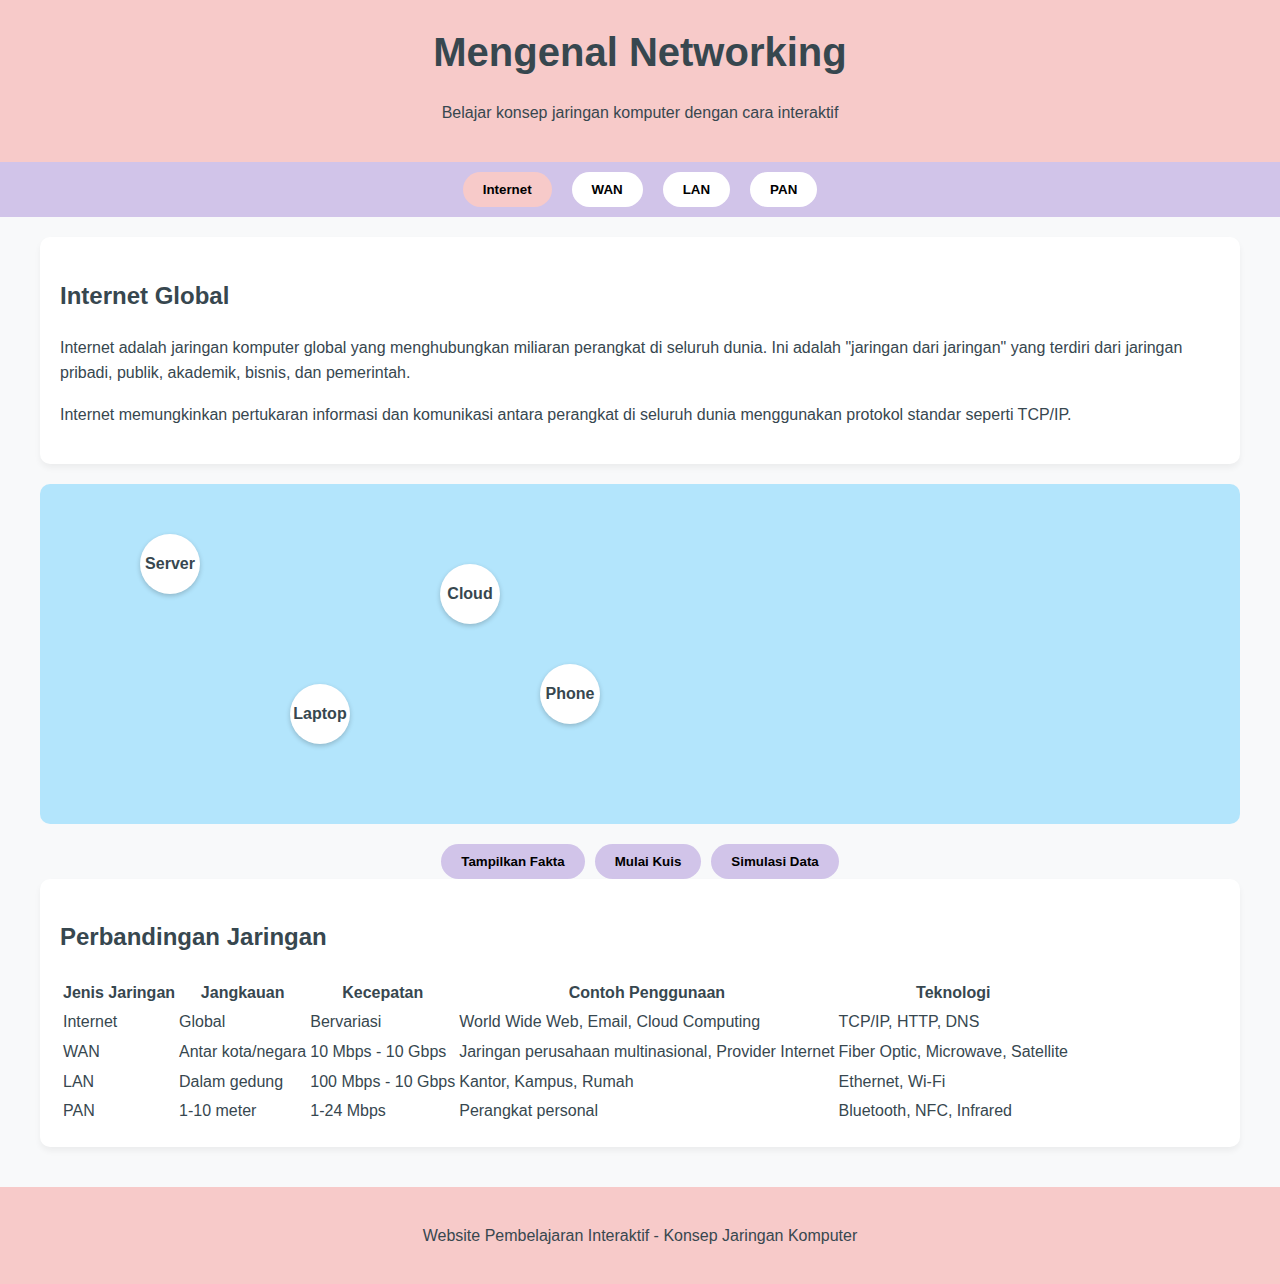
<file: net-1.html>
<!DOCTYPE html>
<html lang="id">
<head>
    <meta charset="UTF-8">
    <meta name="viewport" content="width=device-width, initial-scale=1.0">
    <title>Networking</title>
    <link rel="stylesheet" href="net-1.css">
</head>
<body>
    <header>
        <h1>Mengenal Networking</h1>
        <p>Belajar konsep jaringan komputer dengan cara interaktif</p>
    </header>
    
    <nav>
        <button class="nav-btn active" data-target="internet">Internet</button>
        <button class="nav-btn" data-target="wan">WAN</button>
        <button class="nav-btn" data-target="lan">LAN</button>
        <button class="nav-btn" data-target="pan">PAN</button>
    </nav>
    
    <div class="container">
        <!-- Internet Section -->
        <div id="internet" class="network-container active">
            <div class="network-box">
                <h2>Internet <span class="network-type-indicator type-internet">Global</span></h2>
                <p>Internet adalah jaringan komputer global yang menghubungkan miliaran perangkat di seluruh dunia. Ini adalah "jaringan dari jaringan" yang terdiri dari jaringan pribadi, publik, akademik, bisnis, dan pemerintah.</p>
                <p>Internet memungkinkan pertukaran informasi dan komunikasi antara perangkat di seluruh dunia menggunakan protokol standar seperti TCP/IP.</p>
            </div>
            
            <div class="interactive-area" id="internet-interactive">
                <div class="device" id="device1" style="top: 50px; left: 100px;">Server</div>
                <div class="device" id="device2" style="top: 200px; left: 250px;">Laptop</div>
                <div class="device" id="device3" style="top: 80px; left: 400px;">Cloud</div>
                <div class="device" id="device4" style="top: 180px; left: 500px;">Phone</div>
                
                <div class="interactive-message" id="internet-message">
                    Klik pada perangkat untuk melihat fungsinya dalam Internet
                </div>
            </div>
            
            <div class="info-box" id="internet-info">
                <h3>Fakta Menarik:</h3>
                <ul>
                    <li>Internet pertama kali dikembangkan pada tahun 1960-an dengan proyek ARPANET</li>
                    <li>Setiap hari, triliunan byte data ditransfer melalui Internet</li>
                    <li>Lebih dari 4,9 miliar orang di seluruh dunia menggunakan Internet</li>
                </ul>
            </div>
            
            <div class="button-container">
                <button class="action-btn" id="internet-show-info">Tampilkan Fakta</button>
                <button class="action-btn" id="internet-quiz">Mulai Kuis</button>
                <button class="action-btn" id="simulate-internet">Simulasi Data</button>
            </div>
            
            <div class="quiz-container hidden" id="internet-quiz-container">
                <div class="quiz-question">Apa protokol utama yang digunakan Internet?</div>
                <div class="quiz-options">
                    <div class="quiz-option" data-correct="true">TCP/IP</div>
                    <div class="quiz-option">HTTP/SSL</div>
                    <div class="quiz-option">FTP/SMTP</div>
                    <div class="quiz-option">DNS/DHCP</div>
                </div>
                <div class="quiz-result"></div>
            </div>
        </div>
        
        <!-- WAN Section -->
        <div id="wan" class="network-container">
            <div class="network-box">
                <h2>Wide Area Network (WAN) <span class="network-type-indicator type-wan">Kota/Negara</span></h2>
                <p>WAN adalah jaringan yang mencakup area geografis yang luas dan menghubungkan beberapa LAN yang terpisah secara fisik. WAN biasanya dikelola oleh penyedia layanan telekomunikasi.</p>
                <p>Contoh WAN termasuk jaringan perusahaan yang menghubungkan kantor-kantor di berbagai kota atau negara.</p>
            </div>
            
            <div class="interactive-area" id="wan-interactive">
                <div class="device" id="wan-device1" style="top: 50px; left: 80px;">Kantor A</div>
                <div class="device" id="wan-device2" style="top: 180px; left: 200px;">Router</div>
                <div class="device" id="wan-device3" style="top: 70px; left: 350px;">ISP</div>
                <div class="device" id="wan-device4" style="top: 200px; left: 500px;">Kantor B</div>
                
                <div class="interactive-message" id="wan-message">
                    Klik pada perangkat untuk melihat fungsinya dalam WAN
                </div>
            </div>
            
            <div class="info-box" id="wan-info">
                <h3>Karakteristik WAN:</h3>
                <ul>
                    <li>Mencakup area geografis yang luas (kota, negara, benua)</li>
                    <li>Menggunakan teknologi seperti leased line, satellite, atau fiber optic</li>
                    <li>Kecepatan transmisi biasanya lebih lambat dibanding LAN</li>
                </ul>
            </div>
            
            <div class="button-container">
                <button class="action-btn" id="wan-show-info">Tampilkan Info</button>
                <button class="action-btn" id="wan-quiz">Mulai Kuis</button>
                <button class="action-btn" id="simulate-wan">Simulasi Data</button>
            </div>
            
            <div class="quiz-container hidden" id="wan-quiz-container">
                <div class="quiz-question">Perangkat yang biasanya menghubungkan WAN adalah?</div>
                <div class="quiz-options">
                    <div class="quiz-option" data-correct="true">Router</div>
                    <div class="quiz-option">Switch</div>
                    <div class="quiz-option">Hub</div>
                    <div class="quiz-option">Repeater</div>
                </div>
                <div class="quiz-result"></div>
            </div>
        </div>
        
        <!-- LAN Section -->
        <div id="lan" class="network-container">
            <div class="network-box">
                <h2>Local Area Network (LAN) <span class="network-type-indicator type-lan">Gedung</span></h2>
                <p>LAN adalah jaringan komputer yang mencakup area geografis yang terbatas seperti rumah, kantor, atau gedung kampus. LAN biasanya dimiliki dan dikelola secara pribadi.</p>
                <p>LAN memungkinkan perangkat berbagi sumber daya seperti printer, file, dan koneksi internet.</p>
            </div>
            
            <div class="interactive-area" id="lan-interactive">
                <div class="device" id="lan-device1" style="top: 60px; left: 120px;">PC 1</div>
                <div class="device" id="lan-device2" style="top: 150px; left: 70px;">PC 2</div>
                <div class="device" id="lan-device3" style="top: 100px; left: 280px;">Switch</div>
                <div class="device" id="lan-device4" style="top: 60px; left: 440px;">Printer</div>
                <div class="device" id="lan-device5" style="top: 180px; left: 400px;">Server</div>
                
                <div class="interactive-message" id="lan-message">
                    Klik pada perangkat untuk melihat fungsinya dalam LAN
                </div>
            </div>
            
            <div class="info-box" id="lan-info">
                <h3>Keuntungan LAN:</h3>
                <ul>
                    <li>Kecepatan transfer data tinggi</li>
                    <li>Biaya pemeliharaan rendah</li>
                    <li>Keamanan yang lebih baik karena akses terbatas</li>
                </ul>
            </div>
            
            <div class="button-container">
                <button class="action-btn" id="lan-show-info">Tampilkan Info</button>
                <button class="action-btn" id="lan-quiz">Mulai Kuis</button>
                <button class="action-btn" id="simulate-lan">Simulasi Data</button>
            </div>
            
            <div class="quiz-container hidden" id="lan-quiz-container">
                <div class="quiz-question">Perangkat utama yang digunakan untuk menghubungkan perangkat dalam LAN adalah?</div>
                <div class="quiz-options">
                    <div class="quiz-option" data-correct="true">Switch</div>
                    <div class="quiz-option">Router</div>
                    <div class="quiz-option">Gateway</div>
                    <div class="quiz-option">Modem</div>
                </div>
                <div class="quiz-result"></div>
            </div>
        </div>
        
        <!-- PAN Section -->
        <div id="pan" class="network-container">
            <div class="network-box">
                <h2>Personal Area Network (PAN) <span class="network-type-indicator type-pan">Personal</span></h2>
                <p>PAN adalah jaringan komputer yang digunakan untuk komunikasi antar perangkat elektronik personal dalam jangkauan terbatas, biasanya beberapa meter saja.</p>
                <p>Teknologi PAN umumnya menggunakan koneksi Bluetooth, NFC, atau Infrared untuk menghubungkan perangkat seperti smartphone, laptop, headphone, dan smartwatch.</p>
            </div>
            
            <div class="interactive-area" id="pan-interactive">
                <div class="device" id="pan-device1" style="top: 120px; left: 250px;">Smartphone</div>
                <div class="device" id="pan-device2" style="top: 50px; left: 150px;">Headset</div>
                <div class="device" id="pan-device3" style="top: 180px; left: 150px;">Smartwatch</div>
                <div class="device" id="pan-device4" style="top: 50px; left: 350px;">Laptop</div>
                <div class="device" id="pan-device5" style="top: 180px; left: 350px;">Speaker</div>
                
                <div class="interactive-message" id="pan-message">
                    Klik pada perangkat untuk melihat fungsinya dalam PAN
                </div>
            </div>
            
            <div class="info-box" id="pan-info">
                <h3>Teknologi PAN Populer:</h3>
                <ul>
                    <li>Bluetooth - Jangkauan hingga 10 meter</li>
                    <li>NFC (Near Field Communication) - Jangkauan beberapa sentimeter</li>
                    <li>Infrared - Membutuhkan garis pandang langsung</li>
                </ul>
            </div>
            
            <div class="button-container">
                <button class="action-btn" id="pan-show-info">Tampilkan Info</button>
                <button class="action-btn" id="pan-quiz">Mulai Kuis</button>
                <button class="action-btn" id="simulate-pan">Simulasi Data</button>
            </div>
            
            <div class="quiz-container hidden" id="pan-quiz-container">
                <div class="quiz-question">Teknologi yang paling umum digunakan dalam PAN adalah?</div>
                <div class="quiz-options">
                    <div class="quiz-option" data-correct="true">Bluetooth</div>
                    <div class="quiz-option">Wi-Fi</div>
                    <div class="quiz-option">Ethernet</div>
                    <div class="quiz-option">DSL</div>
                </div>
                <div class="quiz-result"></div>
            </div>
        </div>
        
        <!-- Network Comparison -->
        <div class="network-box">
            <h2>Perbandingan Jaringan</h2>
            <table class="comparison-table">
                <thead>
                    <tr>
                        <th>Jenis Jaringan</th>
                        <th>Jangkauan</th>
                        <th>Kecepatan</th>
                        <th>Contoh Penggunaan</th>
                        <th>Teknologi</th>
                    </tr>
                </thead>
                <tbody>
                    <tr>
                        <td>Internet</td>
                        <td>Global</td>
                        <td>Bervariasi</td>
                        <td>World Wide Web, Email, Cloud Computing</td>
                        <td>TCP/IP, HTTP, DNS</td>
                    </tr>
                    <tr>
                        <td>WAN</td>
                        <td>Antar kota/negara</td>
                        <td>10 Mbps - 10 Gbps</td>
                        <td>Jaringan perusahaan multinasional, Provider Internet</td>
                        <td>Fiber Optic, Microwave, Satellite</td>
                    </tr>
                    <tr>
                        <td>LAN</td>
                        <td>Dalam gedung</td>
                        <td>100 Mbps - 10 Gbps</td>
                        <td>Kantor, Kampus, Rumah</td>
                        <td>Ethernet, Wi-Fi</td>
                    </tr>
                    <tr>
                        <td>PAN</td>
                        <td>1-10 meter</td>
                        <td>1-24 Mbps</td>
                        <td>Perangkat personal</td>
                        <td>Bluetooth, NFC, Infrared</td>
                    </tr>
                </tbody>
            </table>
        </div>
    </div>
    
    <footer>
        <p>Website Pembelajaran Interaktif - Konsep Jaringan Komputer</p>
    </footer>

    <script src="net-1.js"></script>
</body>
</html>
</file>
<file: fileshare-2/style.css>
** {
  margin: 0;
  padding: 0;
  box-sizing: border-box;
  font-family: 'Segoe UI', sans-serif;
}

body {
  background-color: #f8f9fa;
  color: #333;
}

header {
  background-color: #f7bfd4;
  padding: 30px 20px;
  text-align: center;
  color: #444;
}

header h1 {
  font-size: 2.5rem;
  margin-bottom: 10px;
}

header p {
  font-size: 1.2rem;
  color: #000000;
}

main {
  padding: 40px 20px;
  max-width: 900px;
  margin: auto;
}

.card {
  background: rgb(245, 194, 194);
  border-radius: 16px;
  box-shadow: 0 6px 20px rgba(0,0,0,0.1);
  padding: 25px;
  margin-bottom: 30px;
}

.card h2 {
  color: #080808;
  margin-bottom: 10px;
}

.icon-box {
  font-size: 40px;
  margin-bottom: 10px;
}

.card ol {
  margin-left: 20px;
  line-height: 1.7em;
}

code, pre {
  background: #eeb1b1;
  padding: 3px 6px;
  border-radius: 5px;
  font-family: monospace;
  display: inline-block;
}

pre {
  white-space: pre-wrap;
  background: #eeb1b1;
  padding: 10px;
  margin-top: 10px;
}

footer {
  background-color: #080506;
  text-align: center;
  padding: 15px;
  color: #000000;
  font-size: 0.9em;
}

/* Gambar kecil yang bisa diklik */
.popup-trigger {
  max-width: 250px;
  width: 100%;
  height: auto;
  cursor: pointer;
  border-radius: 8px;
  transition: transform 0.3s ease;
  display: block;
  margin: 1em auto;
}

.popup-trigger:hover {
  transform: scale(1.05);
}

/* Overlay pop-up penuh layar */
.popup {
  display: none;
  position: fixed;
  z-index: 100;
  left: 0;
  top: 0;
  width: 100%;
  height: 100%;
  background-color: rgba(0, 0, 0, 0.8);
  overflow: auto;
  padding-top: 60px;
}

/* Gambar besar dalam pop-up */
.popup-content {
  display: block;
  margin: auto;
  max-width: 80%;
  height: auto;
  border-radius: 12px;
  box-shadow: 0 4px 10px rgba(0, 0, 0, 0.3);
}

/* Tombol close (X) */
.close {
  position: absolute;
  top: 30px;
  right: 50px;
  color: white;
  font-size: 40px;
  font-weight: bold;
  cursor: pointer;
  transition: color 0.3s;
}

.close:hover {
  color: red;
}
</file>
<file: networking-1/style.css>
:root {
    --primary: #f7cac9;
    --secondary: #c5e1a5;
    --tertiary: #b3e5fc;
    --quaternary: #d1c4e9;
    --background: #f8f9fa;
    --text: #37474f;
}

body {
    font-family: 'Segoe UI', Tahoma, Geneva, Verdana, sans-serif;
    background-color: var(--background);
    color: var(--text);
    margin: 0;
    padding: 0;
    line-height: 1.6;
}

header {
    background-color: var(--primary);
    padding: 20px;
    text-align: center;
    box-shadow: 0 2px 5px rgba(0,0,0,0.1);
}

h1 {
    margin: 0;
    font-size: 2.5rem;
}

nav {
    background-color: var(--quaternary);
    display: flex;
    justify-content: center;
    padding: 10px;
}

.nav-btn {
    background-color: white;
    border: none;
    border-radius: 20px;
    padding: 10px 20px;
    margin: 0 10px;
    cursor: pointer;
    font-weight: bold;
    transition: transform 0.3s, box-shadow 0.3s;
}

.nav-btn:hover {
    transform: translateY(-3px);
    box-shadow: 0 4px 8px rgba(0,0,0,0.1);
}

.nav-btn.active {
    background-color: var(--primary);
}

.container {
    max-width: 1200px;
    margin: 20px auto;
    padding: 0 20px;
}

.network-container {
    display: none;
    animation: fadeIn 0.5s;
}

.network-container.active {
    display: block;
}

.network-box {
    background-color: white;
    border-radius: 10px;
    padding: 20px;
    margin-bottom: 20px;
    box-shadow: 0 4px 6px rgba(0,0,0,0.05);
}

.interactive-area {
    background-color: var(--tertiary);
    padding: 20px;
    border-radius: 10px;
    margin: 20px 0;
    min-height: 300px;
    position: relative;
    overflow: hidden;
}

.device {
    width: 60px;
    height: 60px;
    background-color: white;
    border-radius: 50%;
    position: absolute;
    display: flex;
    align-items: center;
    justify-content: center;
    font-weight: bold;
    box-shadow: 0 2px 5px rgba(0,0,0,0.2);
    cursor: pointer;
    user-select: none;
    transition: transform 0.3s;
}

.device:hover {
    transform: scale(1.1);
}

.connection {
    position: absolute;
    background-color: var(--quaternary);
    height: 4px;
    transform-origin: left center;
}

.quiz-container {
    background-color: var(--secondary);
    padding: 20px;
    border-radius: 10px;
    margin-top: 30px;
}

.quiz-question {
    font-weight: bold;
    margin-bottom: 10px;
}

.quiz-options {
    display: grid;
    grid-template-columns: 1fr 1fr;
    gap: 10px;
}

.quiz-option {
    background-color: white;
    padding: 10px;
    border-radius: 5px;
    cursor: pointer;
    transition: background-color 0.3s;
}

.quiz-option:hover {
    background-color: var(--primary);
}

.quiz-result {
    margin-top: 20px;
    font-weight: bold;
    text-align: center;
    min-height: 20px;
}

.info-box {
    padding: 15px;
    background-color: var(--quaternary);
    border-radius: 8px;
    margin-top: 15px;
    display: none;
}

footer {
    background-color: var(--primary);
    text-align: center;
    padding: 20px;
    margin-top: 40px;
}

@keyframes fadeIn {
    from { opacity: 0; }
    to { opacity: 1; }
}

.hidden {
    display: none;
}

.interactive-message {
    position: absolute;
    background-color: white;
    border-radius: 10px;
    padding: 10px;
    box-shadow: 0 2px 8px rgba(0,0,0,0.1);
    display: none;
    z-index: 100;
}

.button-container {
    display: flex;
    justify-content: center;
    gap: 10px;
    margin-top: 20px;
}

.action-btn {
    background-color: var(--quaternary);
    border: none;
    border-radius: 20px;
    padding: 10px 20px;
    cursor: pointer;
    font-weight: bold;
    transition: background-color 0.3s;
}

.action-btn:hover {
    background-color: var(--primary);
}

.device.active {
    background-color: var(--primary);
    transform: scale(1.1);
}

.quiz-option.correct {
    background-color: var(--secondary);
}

.quiz-option.incorrect {
    background-color: var(--primary);
}

.device-info {
    position: absolute;
    background-color: white;
    border-radius: 8px;
    padding: 10px;
    box-shadow: 0 2px 8px rgba(0,0,0,0.2);
    max-width: 200px;
    z-index: 10;
    display: none;
}

.pulse {
    animation: pulse 1.5s infinite;
}

@keyframes pulse {
    0% {
        transform: scale(1);
    }
    50% {
        transform: scale(1.1);
    }
    100% {
        transform: scale(1);
    }
}
</file>
<file: fs-2.css>
** {
  margin: 0;
  padding: 0;
  box-sizing: border-box;
  font-family: 'Segoe UI', sans-serif;
}

body {
  background-color: #f8f9fa;
  color: #333;
}

header {
  background-color: #f7bfd4;
  padding: 30px 20px;
  text-align: center;
  color: #444;
}

header h1 {
  font-size: 2.5rem;
  margin-bottom: 10px;
}

header p {
  font-size: 1.2rem;
  color: #000000;
}

main {
  padding: 40px 20px;
  max-width: 900px;
  margin: auto;
}

.card {
  background: rgb(245, 194, 194);
  border-radius: 16px;
  box-shadow: 0 6px 20px rgba(0,0,0,0.1);
  padding: 25px;
  margin-bottom: 30px;
}

.card h2 {
  color: #080808;
  margin-bottom: 10px;
}

.icon-box {
  font-size: 40px;
  margin-bottom: 10px;
}

.card ol {
  margin-left: 20px;
  line-height: 1.7em;
}

code, pre {
  background: #eeb1b1;
  padding: 3px 6px;
  border-radius: 5px;
  font-family: monospace;
  display: inline-block;
}

pre {
  white-space: pre-wrap;
  background: #eeb1b1;
  padding: 10px;
  margin-top: 10px;
}

footer {
  background-color: #080506;
  text-align: center;
  padding: 15px;
  color: #000000;
  font-size: 0.9em;
}

/* Gambar kecil yang bisa diklik */
.popup-trigger {
  max-width: 250px;
  width: 100%;
  height: auto;
  cursor: pointer;
  border-radius: 8px;
  transition: transform 0.3s ease;
  display: block;
  margin: 1em auto;
}

.popup-trigger:hover {
  transform: scale(1.05);
}

/* Overlay pop-up penuh layar */
.popup {
  display: none;
  position: fixed;
  z-index: 100;
  left: 0;
  top: 0;
  width: 100%;
  height: 100%;
  background-color: rgba(0, 0, 0, 0.8);
  overflow: auto;
  padding-top: 60px;
}

/* Gambar besar dalam pop-up */
.popup-content {
  display: block;
  margin: auto;
  max-width: 80%;
  height: auto;
  border-radius: 12px;
  box-shadow: 0 4px 10px rgba(0, 0, 0, 0.3);
}

/* Tombol close (X) */
.close {
  position: absolute;
  top: 30px;
  right: 50px;
  color: white;
  font-size: 40px;
  font-weight: bold;
  cursor: pointer;
  transition: color 0.3s;
}

.close:hover {
  color: red;
}
</file>
<file: net-1.css>
:root {
    --primary: #f7cac9;
    --secondary: #c5e1a5;
    --tertiary: #b3e5fc;
    --quaternary: #d1c4e9;
    --background: #f8f9fa;
    --text: #37474f;
}

body {
    font-family: 'Segoe UI', Tahoma, Geneva, Verdana, sans-serif;
    background-color: var(--background);
    color: var(--text);
    margin: 0;
    padding: 0;
    line-height: 1.6;
}

header {
    background-color: var(--primary);
    padding: 20px;
    text-align: center;
    box-shadow: 0 2px 5px rgba(0,0,0,0.1);
}

h1 {
    margin: 0;
    font-size: 2.5rem;
}

nav {
    background-color: var(--quaternary);
    display: flex;
    justify-content: center;
    padding: 10px;
}

.nav-btn {
    background-color: white;
    border: none;
    border-radius: 20px;
    padding: 10px 20px;
    margin: 0 10px;
    cursor: pointer;
    font-weight: bold;
    transition: transform 0.3s, box-shadow 0.3s;
}

.nav-btn:hover {
    transform: translateY(-3px);
    box-shadow: 0 4px 8px rgba(0,0,0,0.1);
}

.nav-btn.active {
    background-color: var(--primary);
}

.container {
    max-width: 1200px;
    margin: 20px auto;
    padding: 0 20px;
}

.network-container {
    display: none;
    animation: fadeIn 0.5s;
}

.network-container.active {
    display: block;
}

.network-box {
    background-color: white;
    border-radius: 10px;
    padding: 20px;
    margin-bottom: 20px;
    box-shadow: 0 4px 6px rgba(0,0,0,0.05);
}

.interactive-area {
    background-color: var(--tertiary);
    padding: 20px;
    border-radius: 10px;
    margin: 20px 0;
    min-height: 300px;
    position: relative;
    overflow: hidden;
}

.device {
    width: 60px;
    height: 60px;
    background-color: white;
    border-radius: 50%;
    position: absolute;
    display: flex;
    align-items: center;
    justify-content: center;
    font-weight: bold;
    box-shadow: 0 2px 5px rgba(0,0,0,0.2);
    cursor: pointer;
    user-select: none;
    transition: transform 0.3s;
}

.device:hover {
    transform: scale(1.1);
}

.connection {
    position: absolute;
    background-color: var(--quaternary);
    height: 4px;
    transform-origin: left center;
}

.quiz-container {
    background-color: var(--secondary);
    padding: 20px;
    border-radius: 10px;
    margin-top: 30px;
}

.quiz-question {
    font-weight: bold;
    margin-bottom: 10px;
}

.quiz-options {
    display: grid;
    grid-template-columns: 1fr 1fr;
    gap: 10px;
}

.quiz-option {
    background-color: white;
    padding: 10px;
    border-radius: 5px;
    cursor: pointer;
    transition: background-color 0.3s;
}

.quiz-option:hover {
    background-color: var(--primary);
}

.quiz-result {
    margin-top: 20px;
    font-weight: bold;
    text-align: center;
    min-height: 20px;
}

.info-box {
    padding: 15px;
    background-color: var(--quaternary);
    border-radius: 8px;
    margin-top: 15px;
    display: none;
}

footer {
    background-color: var(--primary);
    text-align: center;
    padding: 20px;
    margin-top: 40px;
}

@keyframes fadeIn {
    from { opacity: 0; }
    to { opacity: 1; }
}

.hidden {
    display: none;
}

.interactive-message {
    position: absolute;
    background-color: white;
    border-radius: 10px;
    padding: 10px;
    box-shadow: 0 2px 8px rgba(0,0,0,0.1);
    display: none;
    z-index: 100;
}

.button-container {
    display: flex;
    justify-content: center;
    gap: 10px;
    margin-top: 20px;
}

.action-btn {
    background-color: var(--quaternary);
    border: none;
    border-radius: 20px;
    padding: 10px 20px;
    cursor: pointer;
    font-weight: bold;
    transition: background-color 0.3s;
}

.action-btn:hover {
    background-color: var(--primary);
}

.device.active {
    background-color: var(--primary);
    transform: scale(1.1);
}

.quiz-option.correct {
    background-color: var(--secondary);
}

.quiz-option.incorrect {
    background-color: var(--primary);
}

.device-info {
    position: absolute;
    background-color: white;
    border-radius: 8px;
    padding: 10px;
    box-shadow: 0 2px 8px rgba(0,0,0,0.2);
    max-width: 200px;
    z-index: 10;
    display: none;
}

.pulse {
    animation: pulse 1.5s infinite;
}

@keyframes pulse {
    0% {
        transform: scale(1);
    }
    50% {
        transform: scale(1.1);
    }
    100% {
        transform: scale(1);
    }
}
</file>
